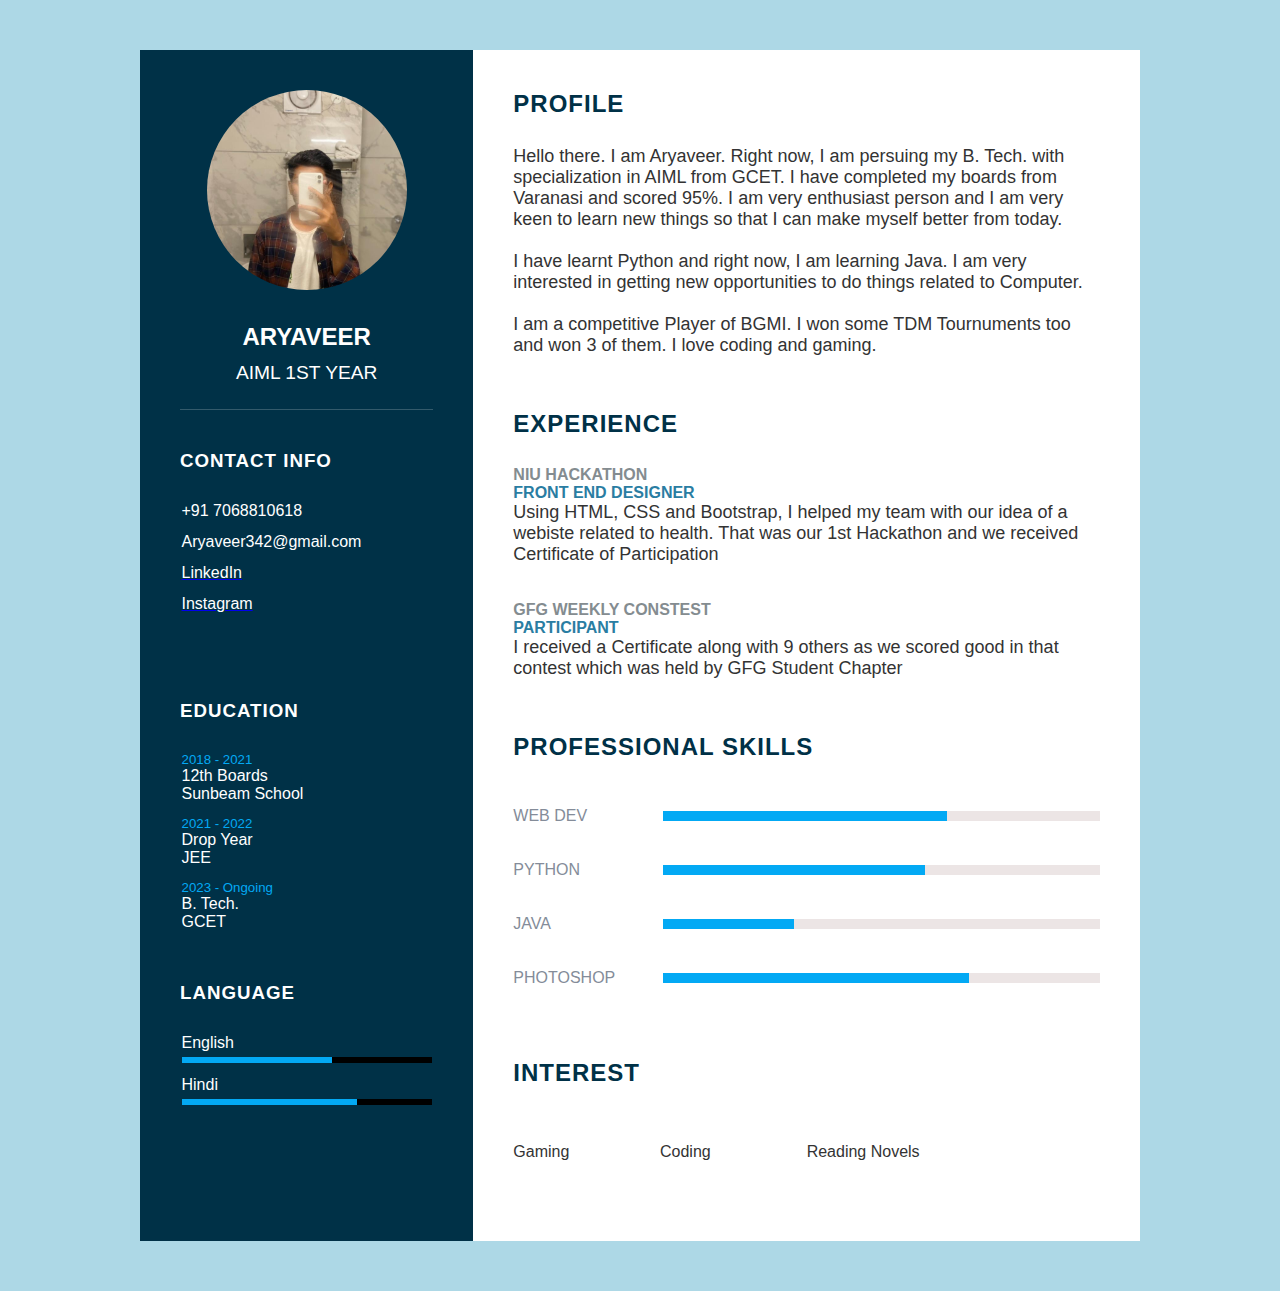
<file: index.html>
<!DOCTYPE html>
<html>
<head>
    <meta charset="UTF-8">
    <meta http-equiv="X-UA-Compatible" content="IE=edge">
    <!--force Internet Explorer (IE) to use the latest version 
        of the rendering engine it renders the web page using the latest 
        rendering engine available on the user’s computer-->
    <meta name="viewport" content="width=device-width, initial-scale=1.0">
    <!--This gives the browser instructions on how to control the page's dimensions and scaling.

The width=device-width part sets the width of the page to follow the screen-width of the device (which will vary depending on the device).

The initial-scale=1.0 part sets the initial zoom level when the page is first loaded by the browser.-->
    <title>My CV</title>
    <link rel="stylesheet" type="text/css" href="style.css">
</head>
<body>
    <div class="container">
        <div class="left">
            <div class="protext">
                <div class="imgbox">
                    <img src="img1.jpg" width="230px">
                </div>
                <h2>Aryaveer<br>
                <span>AIML 1st Year</span></h2>
            </div>
            <div class="contactInfo">
                <h3 class="title"> Contact Info</h3>
                <br>
                <ul>
                    <li>
                        <span>+91 7068810618</span>
                    </li>
                    <li>
                        <span>Aryaveer342@gmail.com</span>
                    </li>
                    <li>
                        <a href="https://www.linkedin.com/in/ayush-kumar-rai-314068205/"><span>LinkedIn</span></a>
                    </li>
                    <li>
                        <a href="https://www.instagram.com/ayush._rai_/"><span>Instagram</span></a>
                    </li>
                    
                </ul>
            </div>
            <br><br>

            <div class="contactInfo Education">
                <h3 class="title"> Education</h3>
                <br>
                <ul>
                    <li>
                        <h5>2018 - 2021</h5>
                        <h4>12th Boards</h4>
                        <h4>Sunbeam School</h4>
                    </li>
                    <li>
                        <h5>2021 - 2022</h5>
                        <h4>Drop Year</h4>
                        <h4>JEE</h4>
                    </li>
                    <li>
                        <h5>2023 - Ongoing</h5>
                        <h4>B. Tech.</h4>
                        <h4>GCET</h4>
                    </li>
                </ul>
            </div>

            <div class="contactInfo language">
                <h3 class="title">Language</h3>
                <br>
                <ul>
                    <li>
                        <span class="text">English</span>
                        <span class="percent">
                            <div style="width: 60%;"></div>
                        </span>

                    </li>
                    <li>
                        <span class="text">Hindi</span>
                        <span class="percent">
                           <div style="width: 70%;"></div>
                        </span>
                    </li>
                </ul>
            </div>

        </div>
        <div class="right">
                <div class="About">
                    <h2 class="title2">Profile</h2>
                    <br>
                    <p>Hello there.
                        I am Aryaveer. Right now, I am persuing my B. Tech. with specialization in AIML from GCET.
                        I have completed my boards from Varanasi and scored 95%. I am very enthusiast person and I am very keen to learn new
                        things so that I can make myself better from today.<br><br>
                        I have learnt Python and right now, I am learning Java. I am very interested in getting new opportunities to do things related to Computer.<br><br>
                        I am a competitive  Player of BGMI. I won some TDM Tournuments too and won 3 of them. I love coding and gaming.

                    </p>
                </div>
                <br>
                <br>
                <br>

                <div class="About">
                    <h2 class="title2">Experience</h2>
                    <br>
                    <div class="box">
                        <div class="Hackathon">
                            <h4>NIU Hackathon</h4>
                        </div>
                        <div class="text">
                            <h4>Front End Designer</h4>
                            <p>Using HTML, CSS and Bootstrap, I helped my team with our idea of a webiste related to health.
                            That was our 1st Hackathon and we received Certificate of Participation</p>
                        </div>
                    </div>
                    <br>
                    <br>

                    <div class="box">
                        <div class="Hackathon">
                            <h4>GFG Weekly Constest</h4>
                        </div>
                        <div class="text">
                            <h4>Participant</h4>
                            <p>I received a Certificate along with 9 others as we scored good in that contest which was held by GFG Student Chapter</p>
                        </div>
                    </div>
                    <br><br><br>
                    <div class="skill">
                        <h2 class="title2">Professional Skills</h2>
                        <br>
                        <br>
                        <div class="box">
                            <h4>Web Dev</h4>
                            <div class="percent">
                                <div style="width: 65%;"></div>
                            </div>
                        </div>
                        <br>
                        <br>
                        <div class="box">
                            <h4>Python</h4>
                            <div class="percent">
                                <div style="width: 60%;"></div>
                            </div>
                        </div>
                        <br>
                        <br>
                        <div class="box">
                            <h4>JAVA</h4>
                            <div class="percent">
                                <div style="width: 30%;"></div>
                            </div>
                        </div>
                        <br>
                        <br>
                        <div class="box">
                            <h4>Photoshop</h4>
                            <div class="percent">
                                <div style="width: 70%;"></div>
                            </div>
                        </div>
                        <br>
                    </div>
                    <br>
                    <br>
                    <br>
                    <div class="about interest">
                        <h2 class="title2">Interest</h2>
                        <br>
                        <br>
                        <ul>
                            <li>Gaming</li>
                            <li>Coding</li>
                            <li>Reading Novels</li>
                        </ul>
                    
                    
                </div>

        </div>
    </div>
    
</body>
</html>
</file>
<file: style.css>
*
{
    margin: 0;
    padding: 0;
    box-sizing: border-box;
    font-family: 'Poppins', sans-serif;
}
body{
    background-color: lightblue;
    display:grid;
    align-items: center;
    justify-content: center;
    min-height: 100vh;
    
}
 /*min height in body tag is used to define the size of the page */ 
.container
{
    position: relative;
    width: 100%;
    max-width: 1000px;
    min-height: 1000px;
    background-color: white;
    display: grid;
    margin: 50px;
    grid-template-columns: 1fr 2fr;
    box-shadow: 0 35px 55px rgba(rgb(255, 255, 255), rgb(255, 255, 255), rgb(254, 254, 255), 0.1);
}
.protext{
    position: relative;
    display: flex;
    flex-direction: column;
    align-items: center;
    padding-bottom: 20px;
    border-bottom: 1px solid rgba(255, 255, 255, 0.2);
}

.protext .imgbox{
position: relative;
width: 200px;
height: 200px;
border-radius: 50%;
max-width: 100%;
max-height: 100%;
overflow: hidden;
}
.protext .imgbox img1{
    top: 0;
    left: 0;
    display: block;
}
.protext h2{
    color: white;
    font-size: 1.5em;
    margin-top: 30px;
    text-align: center;
    font-weight: 600;
    line-height: 1.4em;
    text-transform: uppercase;
}
.protext h2 span{
    font-size: 0.8em;
    font-weight: 300;
}
.contactInfo{
    padding-top: 40px;
}
.title{
    color: white;
    text-transform: uppercase;
    font-weight: 600;
    letter-spacing: 1px;
}
.contactInfo ul{
position: relative;
}
.contactInfo ul li{
    position: relative;
    list-style: none;
    margin: 10px 0;      /*left Right , top bottom*/
    cursor: pointer;   
    padding: 1.5px;
}

.contactInfo ul li span{
    color: white;
}
.container .left{
    position: relative;
    background-color: #003147;
    padding: 40px;
}
.contactInfo .Education li{
    margin-bottom: 15px;
}

.Education li h5{
    color: #03a9f4;
    font-weight: 500;
}

.Education li h4{
    color: #ffffff;
    font-weight: 500;
}
.contactInfo.language .percent{
    position: relative;
    width: 100%;
    height: 6px;
    background: rgb(0, 0, 0);
    display: flex;
    margin-top: 5px;
}

.contactInfo.language .percent div{
    position: absolute;
    top: 0;
    left: 0;
    height: 100%;
    background: #03a9f4;
}
.about{
    margin-bottom: 30px;
}

.title2{
    color: #003147;
    text-transform: uppercase;
    letter-spacing: 1px;
    margin-bottom: 10px;
}
p{
    color: #333;
    font-size: 18px
}

.container .right{
    position: relative;
    background-color: rgb(255, 255, 255);
    padding: 40px;
    
}
.About .box .Hackathon{
    min-width: 150px;
}
.About .box .Hackathon h4{
   text-transform: uppercase;
   color: #848c90;
   font-weight: 600;
}
.About .box .text h4{
    text-transform: uppercase;
    color: #2a7da2;
    font-size: 16px;
}
.skill .box{
    position: relative;
    width: 100%;
    display: grid;
    grid-template-columns: 150px 1fr;
    justify-content: center;
    align-items: center;
}
.skill .box h4{
    text-transform: uppercase;
    color: #848c99;
    font-weight: 500;
}
.skill .box .percent{
    position: relative;
    width: 100%;
    height: 10px;
    background: #ece5e5;
}
.skill .box .percent div{
    position:absolute;
    top: 0;
    left: 0;
    height: 100%;
    background: #03a9f4;
}
.interest ul{
    display: grid;
    grid-template-columns: repeat(4,1fr);
}
.interest ul li{
    list-style: none;
    color: #333;
    font-weight: 500;
    margin: 10px 0;
}

@media (max-width: 1000px)
{
    .container{
        margin: 10px;
        grid-template-columns: repeat(1,1fr);
    }
    .interest ul{
        grid-template-columns: repeat(2,1fr);
    }
}

@media (max-width: 600px)
{
    .about .box{
        flex-direction: column;
    }
    .about .box .year{
        margin-bottom: 5px;
    }
    .interest ul{
        grid-template-columns: repeat(1,1fr);
    }
    .skill .box{
        grid-template-columns: repeat(1,1fr);
    }

}
</file>
